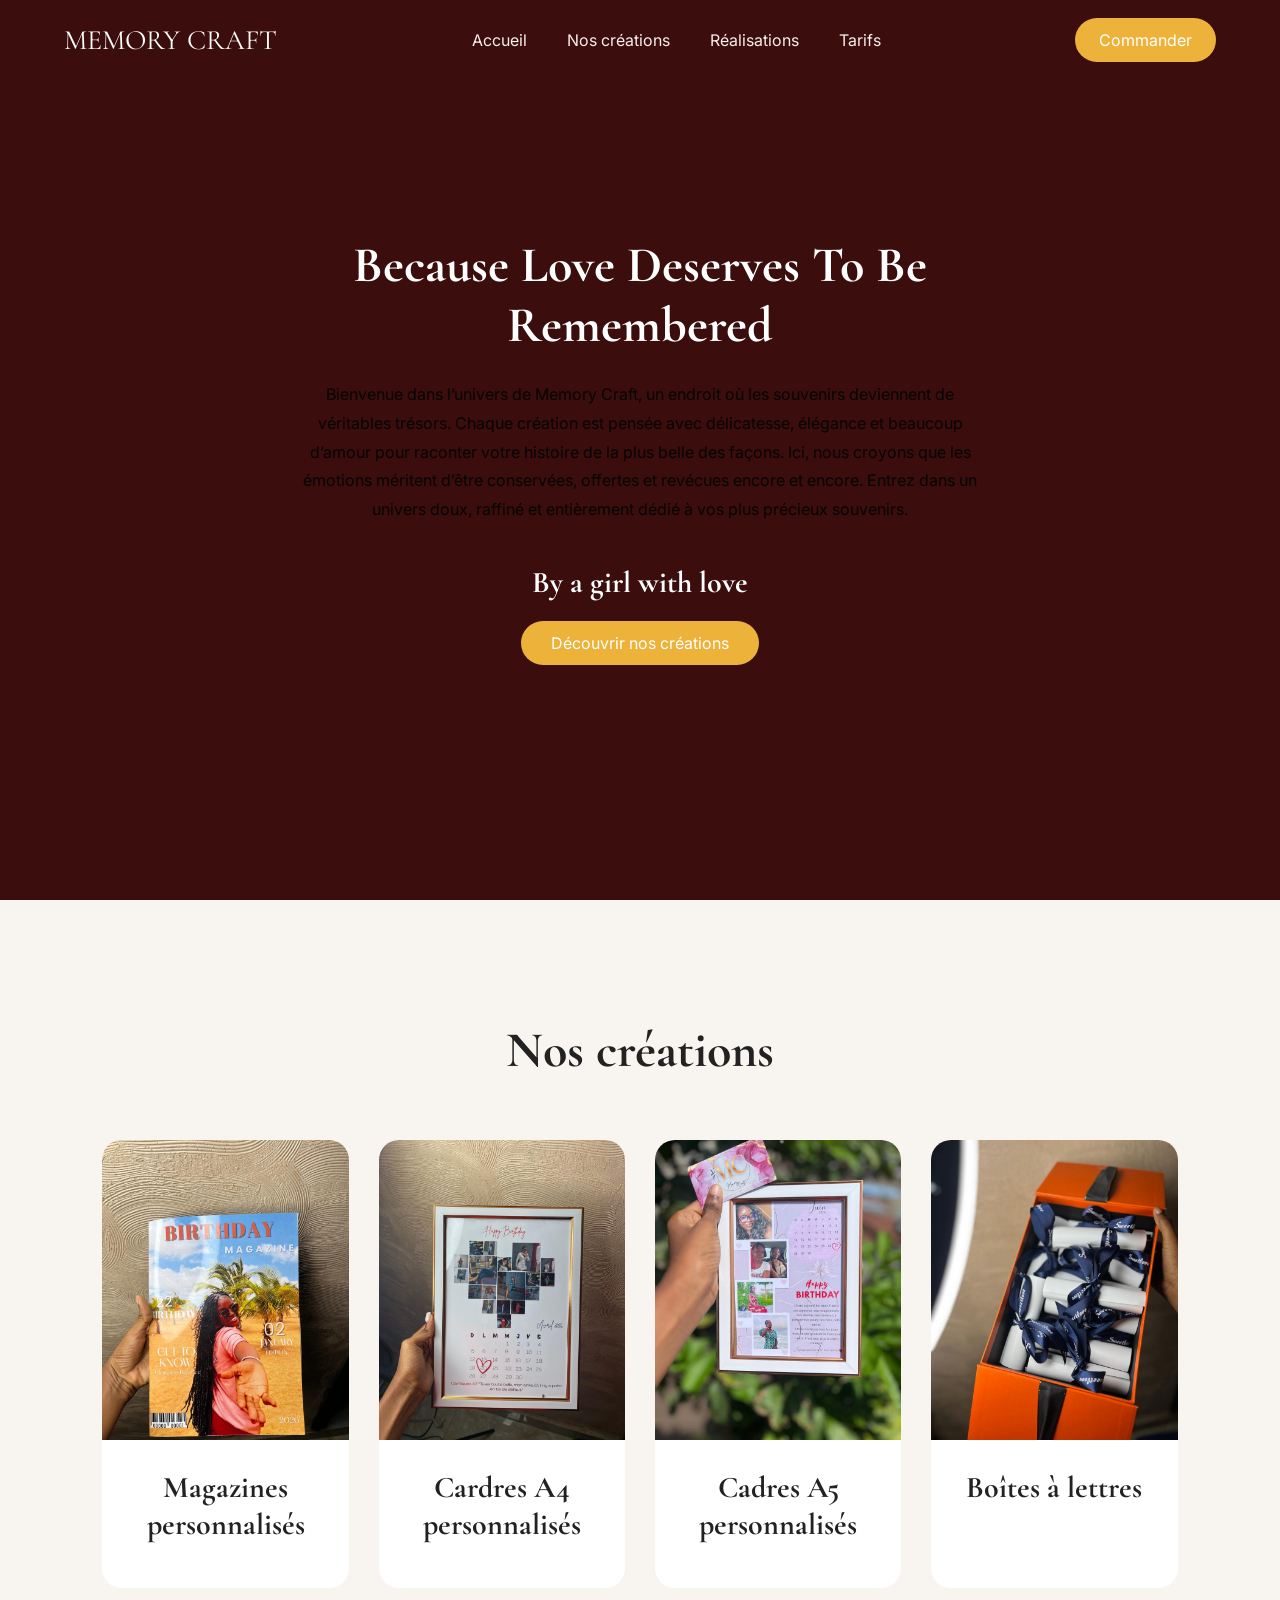
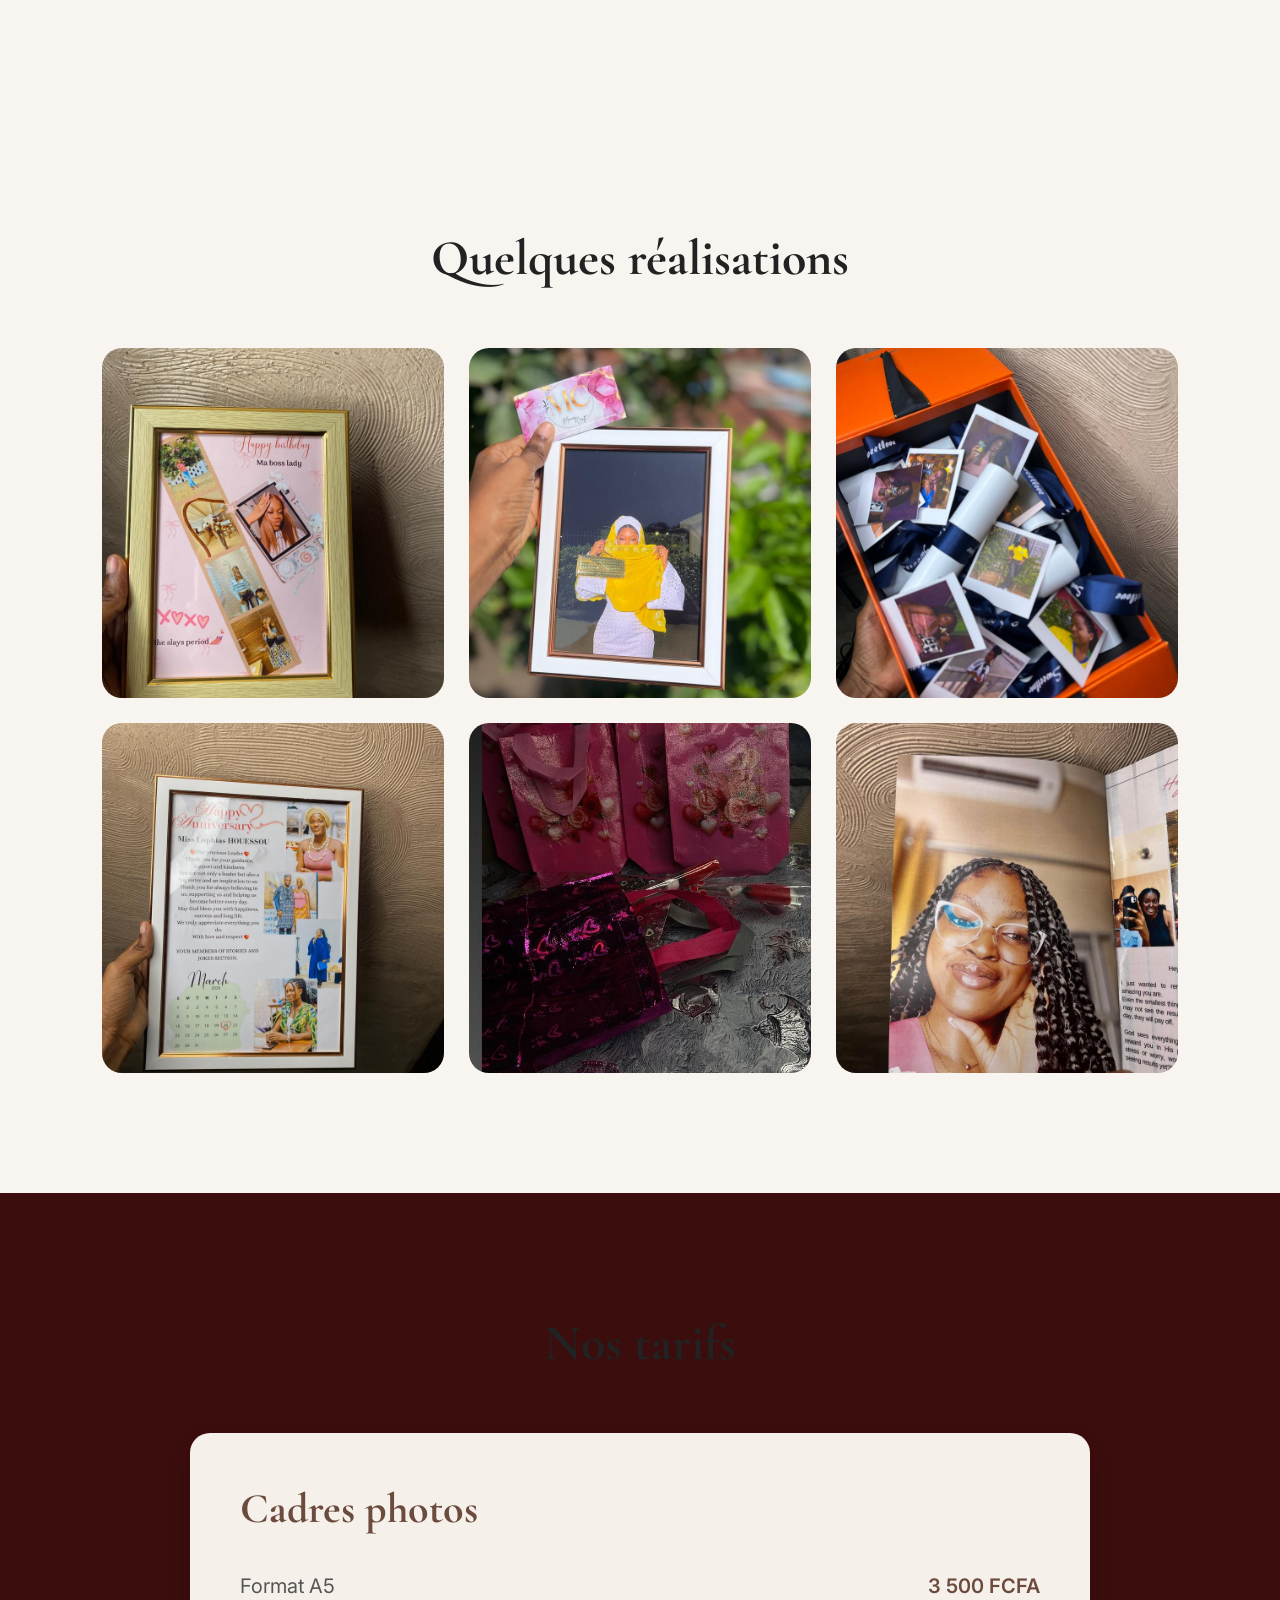
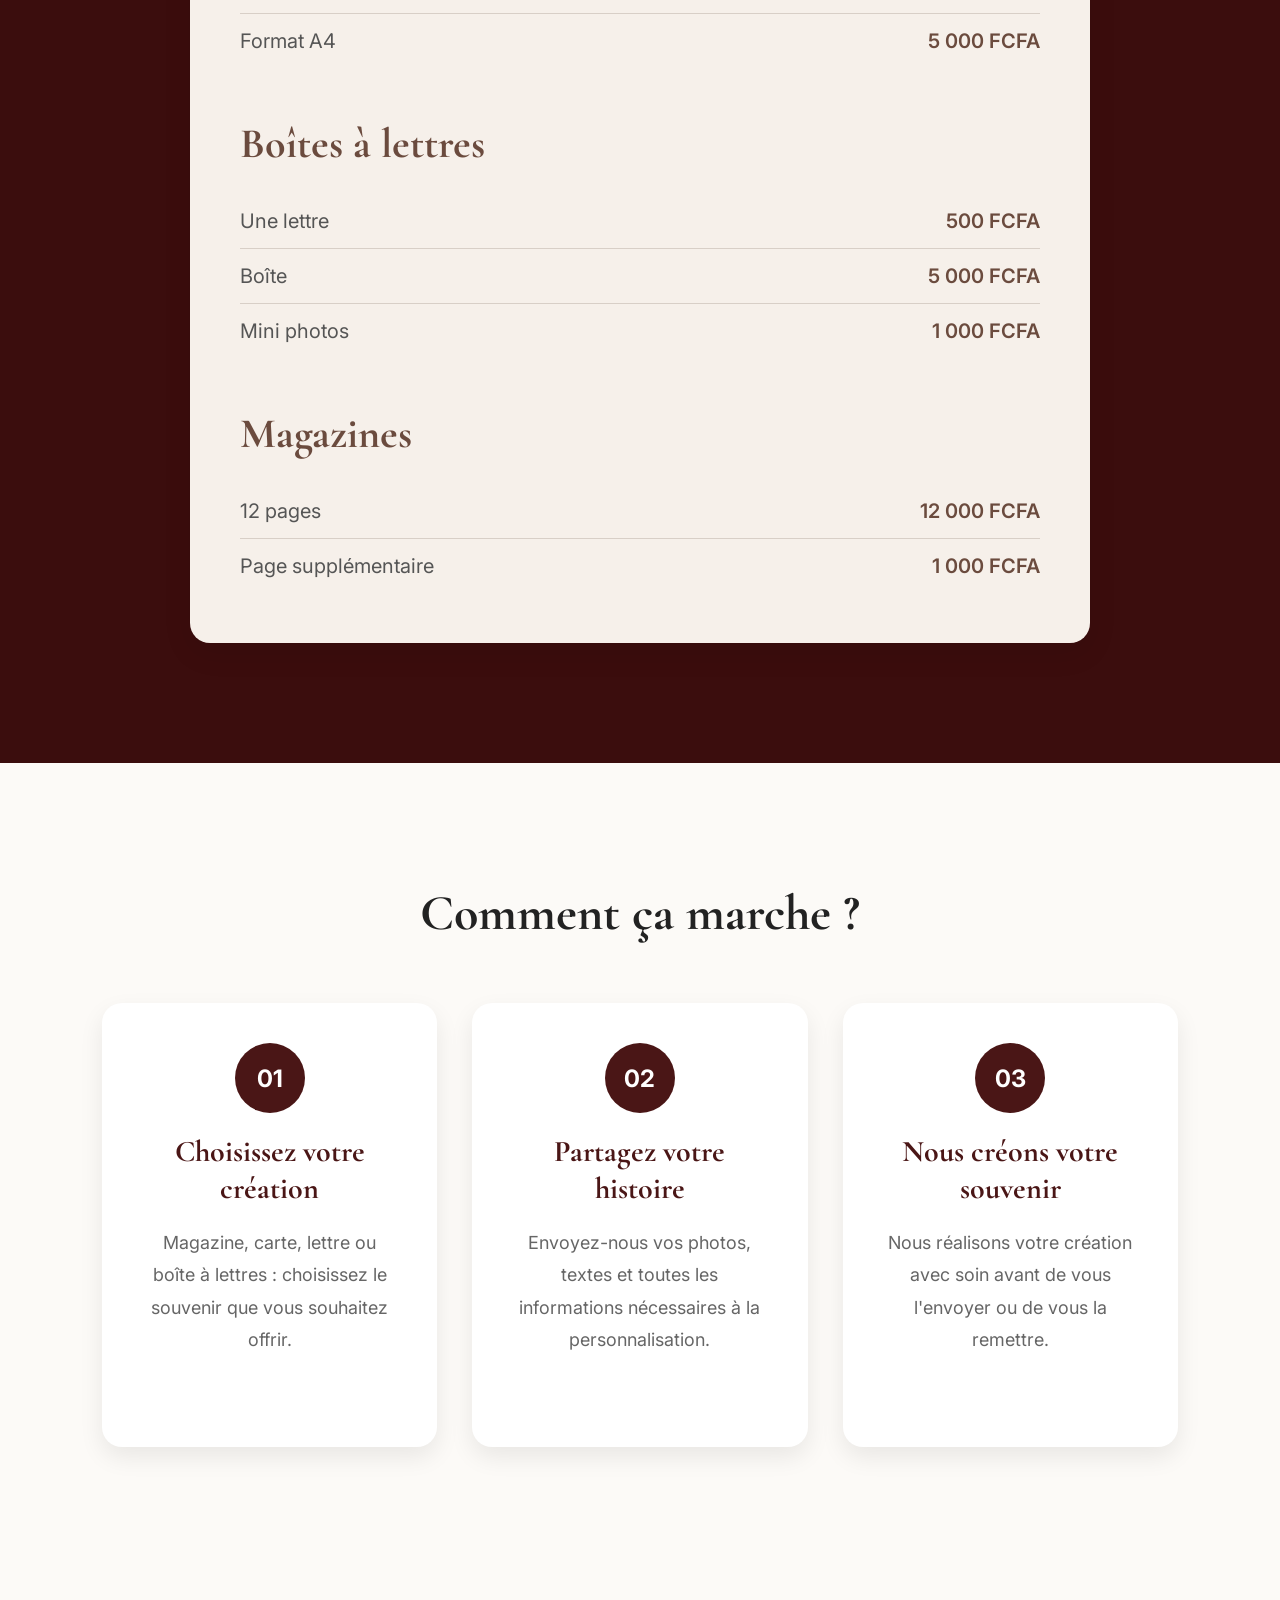
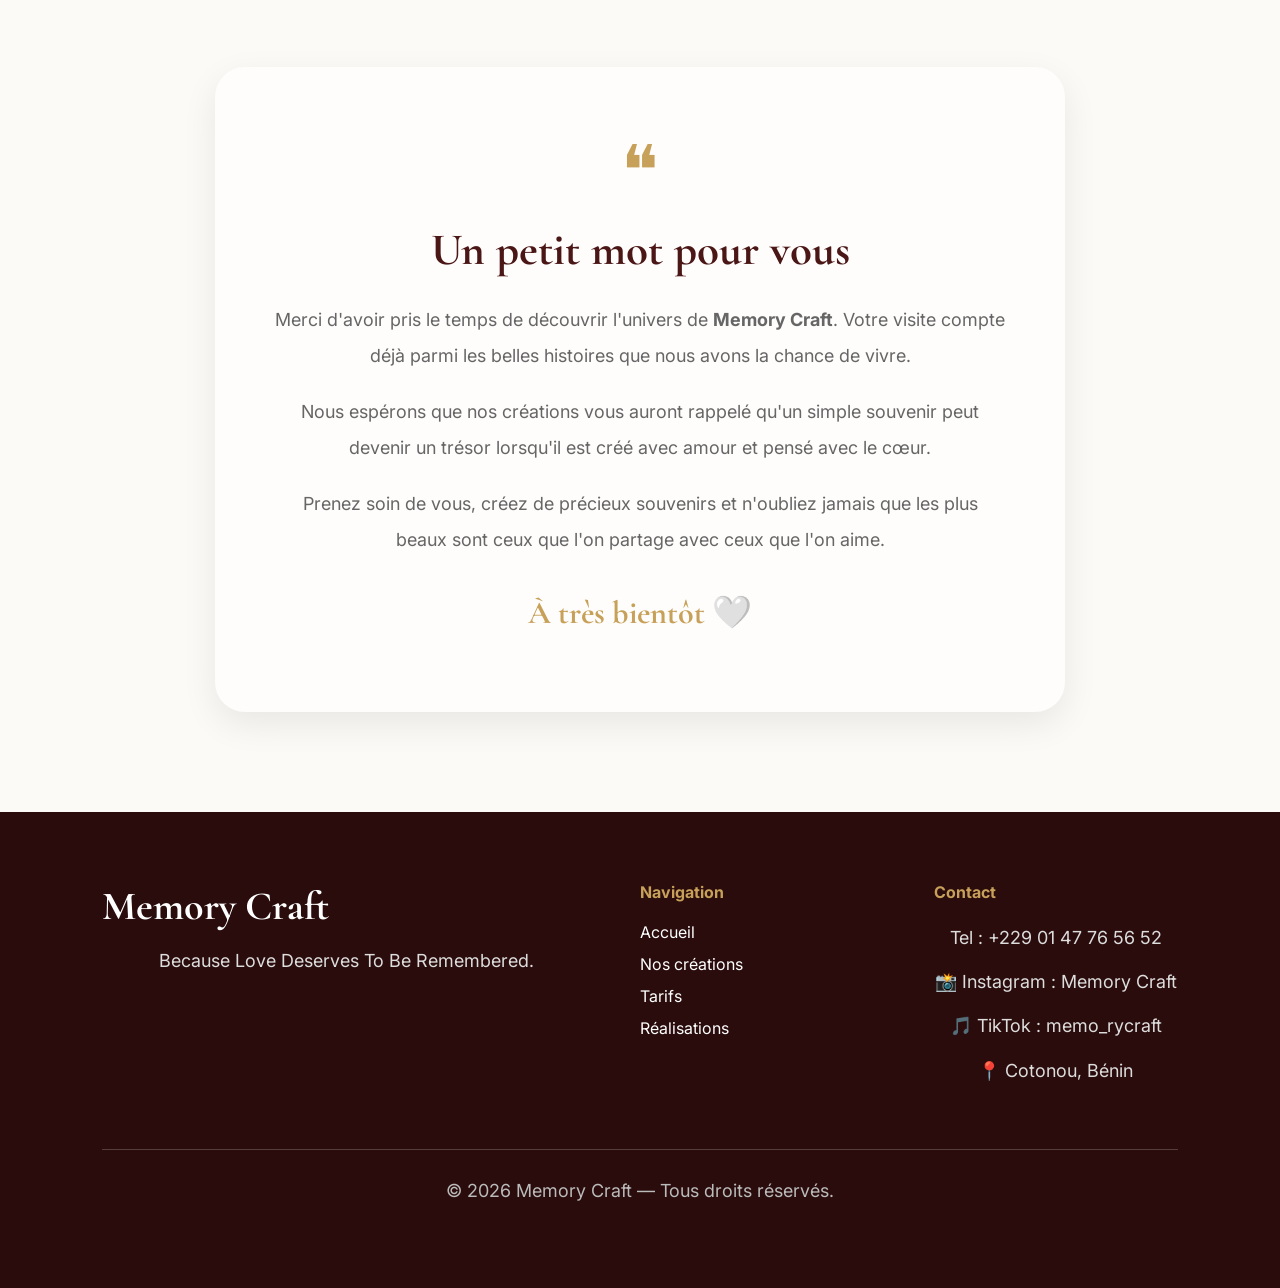
<file: index.html>
<!DOCTYPE html>
<html lang="fr">

<head>

    <meta charset="UTF-8">
    <meta name="viewport" content="width=device-width, initial-scale=1.0">

    <title>Memory Craft</title>

    <!-- Google Fonts -->
    <link rel="preconnect" href="https://fonts.googleapis.com">
    <link rel="preconnect" href="https://fonts.gstatic.com" crossorigin>

    <link href="https://fonts.googleapis.com/css2?family=Cormorant+Garamond:wght@400;500;600;700&family=Inter:wght@300;400;500;600&display=swap" rel="stylesheet">

    <link rel="stylesheet" href="style.css">

</head>

<body>

    <!-- ================= HEADER ================= -->

    <header>

        <nav class="navbar">

            <a href="#" class="logo">MEMORY CRAFT
            </a>

            <ul class="menu">

                <li><a href="#">Accueil</a></li>
                <li><a href="#creations">Nos créations</a></li>
                <li><a href="#realisations">Réalisations</a></li>
                <li><a href="#tarifs">Tarifs</a></li>

            </ul>

            <a href="commander.html" class="btn-nav">
                Commander
            </a>

        </nav>

    </header>

    <!-- ================= HERO ================= -->

    <section id="hero">

        <div class="hero-content">

            <h1>
                Because Love Deserves To Be Remembered
            </h1>

            <p>
                Bienvenue dans l’univers de Memory Craft, un endroit où les souvenirs deviennent de véritables trésors. Chaque création est pensée avec délicatesse, élégance et beaucoup d’amour pour raconter votre histoire de la plus belle des façons. Ici, nous croyons que les émotions méritent d’être conservées, offertes et revécues encore et encore. Entrez dans un univers doux, raffiné et entièrement dédié à vos plus précieux souvenirs.
            </p> 
            <h3>
                By a girl with love


                
            </h3>

            <a href="#creations" class="hero-btn">
                Découvrir nos créations
            </a>

        </div>

    </section>

    <!-- ================= NOS CREATIONS ================= -->

    <section id="creations">

        <h2>Nos créations</h2>

        <div class="cards">

            <article class="card">

                <img src="magazine.jpeg" alt="Magazine">

                <h3>Magazines personnalisés</h3>

            </article>

            <article class="card">

                <img src="cadre.jpeg" alt="Cardre">

                <h3>Cardres A4 personnalisés</h3>

            </article>

            <article class="card">

                <img src="caadre.jpeg" alt="Cadres">

                <h3>Cadres A5 personnalisés</h3>

            </article>

            <article class="card">

                <img src="boite.jpeg" alt="Boîte">

                <h3>Boîtes à lettres</h3>

            </article>

        </div>

    </section>

    <!-- ================= REALISATIONS ================= -->

    <section id="realisations">

        <h2>Quelques réalisations</h2>

        <div class="gallery">
        <img src="co.jpeg" alt="Magazine personnalisé">
        <img src="cf.jpeg" alt="Magazine personnalisé">
        <img src="cj.jpeg" alt="Magazine personnalisé">
        <img src="ca.jpeg" alt="Magazine personnalisé">
        <img src="cs.jpeg" alt="Magazine personnalisé">
        <img src="ci.jpeg" alt="Magazine personnalisé">

       
        </div>

    </section>
<section id="tarifs">

    <h2>Nos tarifs</h2>

    <div class="price-list">

        <div class="category">
            <h3>Cadres photos</h3>

            <div class="price-row">
                <span>Format A5</span>
                <span>3 500 FCFA</span>
            </div>

            <div class="price-row">
                <span>Format A4</span>
                <span>5 000 FCFA</span>
            </div>
        </div>

        <div class="category">
            <h3>Boîtes à lettres</h3>

            <div class="price-row">
                <span>Une lettre</span>
                <span>500 FCFA</span>
            </div>

            <div class="price-row">
                <span>Boîte</span>
                <span>5 000 FCFA</span>
            </div>

            <div class="price-row">
                <span>Mini photos</span>
                <span>1 000 FCFA</span>
            </div>
        </div>

        <div class="category">
            <h3>Magazines</h3>

            <div class="price-row">
                <span>12 pages</span>
                <span>12 000 FCFA</span>
            </div>

            <div class="price-row">
                <span>Page supplémentaire</span>
                <span>1 000 FCFA</span>
            </div>
        </div>

    </div>

</section>
    <!--================ COMMENT ÇA MARCHE ================-->

<section id="process">

    <h2>Comment ça marche ?</h2>

    <div class="steps">

        <div class="step">
            <div class="number">01</div>
            <h3>Choisissez votre création</h3>
            <p>
                Magazine, carte, lettre ou boîte à lettres : choisissez
                le souvenir que vous souhaitez offrir.
            </p>
        </div>

        <div class="step">
            <div class="number">02</div>
            <h3>Partagez votre histoire</h3>
            <p>
                Envoyez-nous vos photos, textes et toutes les informations
                nécessaires à la personnalisation.
            </p>
        </div>

        <div class="step">
            <div class="number">03</div>
            <h3>Nous créons votre souvenir</h3>
            <p>
                Nous réalisons votre création avec soin avant de vous
                l'envoyer ou de vous la remettre.
            </p>
        </div>

    </div>

</section>
<!--================ UN PETIT MOT POUR VOUS ================-->

<section id="message">

    <div class="message-card">

        <span class="quote">❝</span>

        <h2>Un petit mot pour vous</h2>

        <p>
            Merci d'avoir pris le temps de découvrir l'univers de <strong>Memory Craft</strong>.
            Votre visite compte déjà parmi les belles histoires que nous avons la chance de vivre.
        </p>

        <p>
            Nous espérons que nos créations vous auront rappelé qu'un simple souvenir peut devenir un trésor lorsqu'il est créé avec amour et pensé avec le cœur.
        </p>

        <p>
            Prenez soin de vous, créez de précieux souvenirs et n'oubliez jamais que les plus beaux sont ceux que l'on partage avec ceux que l'on aime.
        </p>

        <h3>À très bientôt 🤍</h3>

    </div>

</section>
    <footer>

    <div class="footer-container">

        <div class="footer-logo">

            <h3>Memory Craft</h3>

            <p>
                Because Love Deserves To Be Remembered.
            </p>

        </div>

        <div class="footer-links">

            <h4>Navigation</h4>

            <a href="#">Accueil</a>
            <a href="#creations">Nos créations</a>
            <a href="#tarifs">Tarifs</a>
            <a href="#realisations">Réalisations</a>

        </div>

        <div class="footer-contact">

            <h4>Contact</h4>

            <p>Tel : +229 01 47 76 56 52</p>
            <p>📸 Instagram : Memory Craft</p>
            <p>🎵 TikTok : memo_rycraft</p>

            <p>📍 Cotonou, Bénin</p>

        </div>

    </div>

    <hr>

    <p class="copyright">

        © 2026 Memory Craft — Tous droits réservés.

    </p>

</footer>
</body>

</html>
</file>
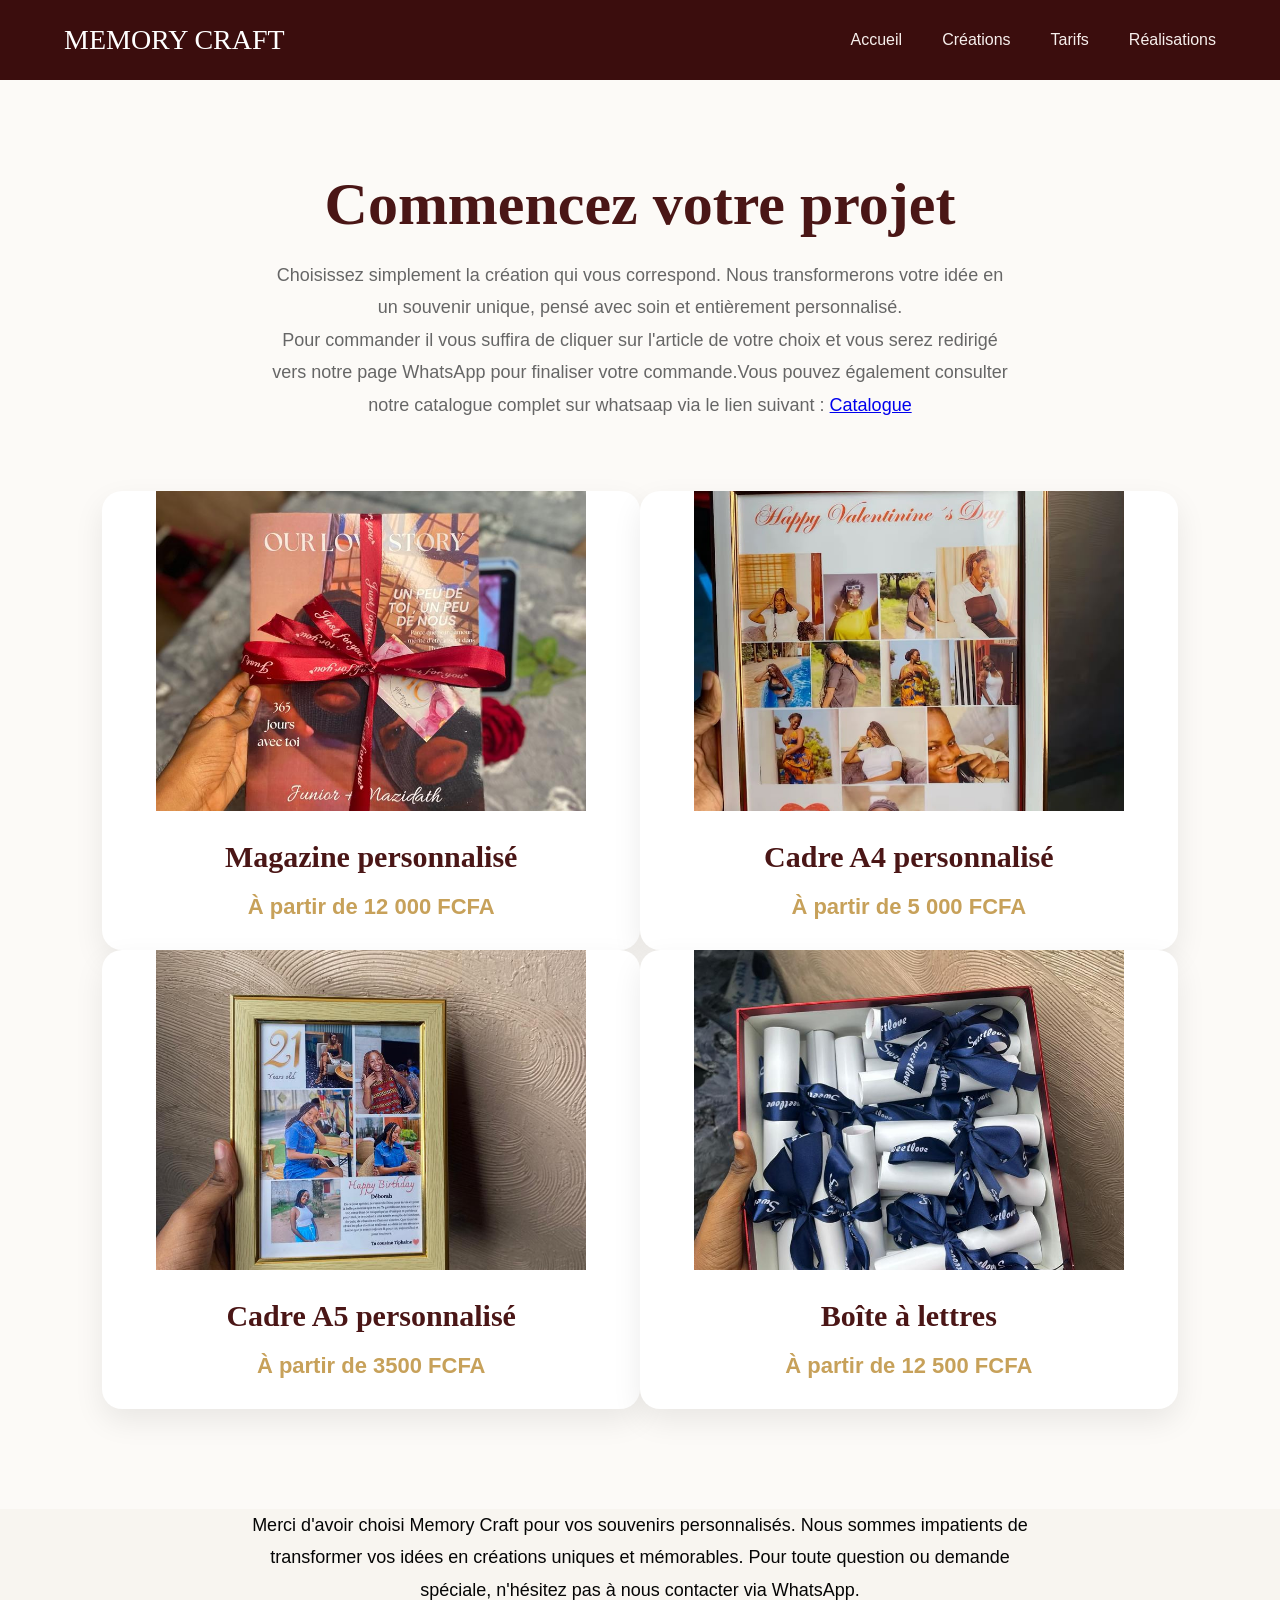
<file: commander.html>
<!DOCTYPE html>
<html lang="fr">

<head>

    <meta charset="UTF-8">
    <meta name="viewport" content="width=device-width, initial-scale=1.0">

    <title>Commander | Memory Craft</title>

    <link rel="stylesheet" href="style.css">

</head>

<body>

<header>

    <nav class="navbar">

        <a href="index.html" class="logo">
            MEMORY CRAFT
        </a>

        <ul class="menu">
            <li><a href="index.html">Accueil</a></li>
            <li><a href="index.html#creations">Créations</a></li>
            <li><a href="index.html#tarifs">Tarifs</a></li>
            <li><a href="index.html#realisations">Réalisations</a></li>
        </ul>

    </nav>

</header>

<section id="commande">

    <h1>Commencez votre projet</h1>

    <p class="commande-intro">
        Choisissez simplement la création qui vous correspond.
        Nous transformerons votre idée en un souvenir unique, pensé avec soin et entièrement personnalisé.<br>
        Pour commander il vous suffira de cliquer sur l'article de votre choix et vous serez redirigé vers notre page WhatsApp pour finaliser votre commande.Vous pouvez également consulter notre catalogue complet sur whatsaap via le lien suivant : <a href="https://wa.me/c/22947765652?">Catalogue</a>
        
    </p>

    <div class="commande-grid">

        <a class="commande-card"
        href="https://wa.me/22947765652?text=Bonjour%20Memory%20Craft%20,%20je%20souhaite%20commander%20un%20magazine%20personnalisé.">

            <img src="mag.jpeg" alt="Magazine personnalisé">

            <h3>Magazine personnalisé</h3>

            <span>À partir de 12 000 FCFA</span>

        </a>

        <a class="commande-card"
        href="https://wa.me/22947765652?text=Bonjour%20Memory%20Craft%20,%20je%20souhaite%20commander%20un%20cadreA4%20personnalisé.">

            <img src="big.jpeg" alt="Cadre A4 personnalisé">

            <h3>Cadre A4 personnalisé</h3>

            <span>À partir de 5 000 FCFA</span>

        </a>

        <a class="commande-card"
        href="https://wa.me/22947765652?text=Bonjour%20Memory%20Craft%20,%20je%20souhaite%20commander%20une%20lettre%20personnalisée.">

            <img src="cl.jpeg" alt="Cadre A5 personnalisé">

            <h3>Cadre A5 personnalisé</h3>

            <span>À partir de  3500 FCFA</span>

        </a>

        <a class="commande-card"
        href="https://wa.me/22947765652?text=Bonjour%20Memory%20Craft%20👋,%20je%20souhaite%20commander%20une%20boîte%20à%20lettres%20personnalisée.">

            <img src="cg.jpeg" alt="Boîte à lettres">

            <h3>Boîte à lettres</h3>

            <span>À partir de 12 500 FCFA</span>

        </a>

    </div>

</section>
<p>
    Merci d'avoir choisi Memory Craft pour vos souvenirs personnalisés. Nous sommes impatients de transformer vos idées en créations uniques et mémorables. Pour toute question ou demande spéciale, n'hésitez pas à nous contacter via WhatsApp.
</p>
</body>

</html>
</file>
<file: style.css>
/* RESET */

*{
    margin:0;
    padding:0;
    box-sizing:border-box;
}

html{
    scroll-behavior:smooth;
}

body{
    font-family:'Inter',sans-serif;
    background:#F8F5F0;
    color:#222;
}

/* HEADER */

header{
    position:fixed;
    width:100%;
    top:0;
    left:0;
    background:#3B0D0D;
    z-index:1000;
}

.navbar{
    width:90%;
    max-width:1300px;
    margin:auto;
    height:80px;

    display:flex;
    justify-content:space-between;
    align-items:center;
}

.logo{
    color:white;
    text-decoration:none;
    font-size:28px;
    font-family:'Cormorant Garamond',serif;
}

.menu{
    display:flex;
    list-style:none;
    gap:40px;
}

.menu a{
    color:rgb(247, 239, 236);
    text-decoration:none;
}

.btn-nav{

    text-decoration:none;
    color:rgb(255, 255, 255);
    background:#edb23a;
    padding:12px 24px;
    border-radius:30px;

}

/* HERO */

#hero{

    height:100vh;

    background:#3B0D0D;

    display:flex;
    justify-content:center;
    align-items:center;

    text-align:center;

    color:white;

}
h3{
    font-family:'Cormorant Garamond',serif;
    font-size:30px;
    margin-bottom:20px;
}


.hero-content{

    width:700px;

}

.hero-content h1{

    font-size:50px;
    font-family:'Cormorant Garamond',serif;
    margin-bottom:25px;

}

.hero-content p{

    font-size:16px;
    margin-bottom:40px;
    line-height:1.8;

}

.hero-btn{

    display:inline-block;
    padding:12px 30px;

    background:#edb23a;
    color:white;

    text-decoration:none;

    border-radius:40px;

}

/* TITRES */

section{

    padding:120px 8%;

}

section h2{

    text-align:center;
    font-size:50px;
    margin-bottom:60px;

    font-family:'Cormorant Garamond',serif;

}

/* CARTES */

.cards{

    display:grid;
    grid-template-columns:repeat(4,1fr);
    gap:30px;

}

.card{

    background:white;
    border-radius:20px;
    overflow:hidden;

    transition:.4s;

}

.card:hover{

    transform:translateY(-10px);

}

.card img{

    width:100%;
    height:300px;
    object-fit:cover;

}

.card h3{

    text-align:center;
    padding:25px;
    font-family:'Cormorant Garamond',serif;

}

/* GALERIE */

/*==========================
      RÉALISATIONS
==========================*/
.gallery{

    display:grid;

    grid-template-columns:repeat(3,1fr);

    gap:25px;

}

.gallery img{

    width:100%;

    height:350px;

    object-fit:cover;

    border-radius:20px;

    transition:.4s;

    cursor:pointer;

}

.gallery img:hover{

    transform:scale(1.03);

}
/*==========================
        TARIFS
==========================*/

#tarifs{
    background:#3B0D0D;
}

.price-list{
    max-width:900px;
    margin:auto;
    background:#F6F0EA;
    padding:50px;
    border-radius:20px;
    box-shadow:0 10px 30px rgba(0,0,0,.08);
}

.category{
    margin-bottom:50px;
}

.category:last-child{
    margin-bottom:0;
}

.category h3{
    font-family:'Cormorant Garamond', serif;
    font-size:42px;
    color:#6B4B3E;
    margin-bottom:25px;
}

.price-row{
    display:flex;
    justify-content:space-between;
    align-items:center;
    padding:15px 0;
    border-bottom:1px solid #D8CFC7;
    font-size:20px;
}

.price-row:last-child{
    border-bottom:none;
}

.price-row span:first-child{
    color:#555;
}

.price-row span:last-child{
    font-weight:600;
    color:#6B4B3E;
}
/*==========================
      COMMENT ÇA MARCHE
==========================*/

#process{

    background:#FCFAF7;

}

.steps{

    display:grid;

    grid-template-columns:repeat(3,1fr);

    gap:35px;

}

.step{

    background:white;

    padding:40px;

    border-radius:20px;

    text-align:center;

    box-shadow:0 10px 25px rgba(0,0,0,.08);

    transition:.3s;

}

.step:hover{

    transform:translateY(-8px);

}

.number{

    width:70px;

    height:70px;

    margin:auto;

    margin-bottom:20px;

    border-radius:50%;

    background:#4A1616;

    color:white;

    display:flex;

    justify-content:center;

    align-items:center;

    font-size:24px;

    font-weight:bold;

}

.step h3{

    font-family:'Cormorant Garamond',serif;

    color:#4A1616;

    font-size:30px;

    margin-bottom:20px;

}

.step p{

    color:#666;

    line-height:1.8;
    }

/*==========================
          FOOTER
==========================*/

footer{

    background:#2B0C0C;

    color:white;

    padding:70px 8% 30px;

}

.footer-container{

    display:grid;

    grid-template-columns:2fr 1fr 1fr;

    gap:50px;

}

.footer-logo h3{

    font-family:'Cormorant Garamond',serif;

    font-size:40px;

    margin-bottom:15px;

}

.footer-logo p{

    color:#ddd;

    line-height:1.8;

}

.footer-links h4,
.footer-contact h4{

    margin-bottom:20px;

    color:#C7A15A;

}

.footer-links{

    display:flex;

    flex-direction:column;

}

.footer-links a{

    text-decoration:none;

    color:white;

    margin-bottom:12px;

    transition:.3s;

}

.footer-links a:hover{

    color:#C7A15A;

}

.footer-contact p{

    margin-bottom:12px;

    color:#ddd;

}

footer hr{

    margin:50px 0 25px;

    border:none;

    border-top:1px solid rgba(255,255,255,.2);

}

.copyright{

    text-align:center;

    color:#bbb;

}
/*==========================
          FOOTER
==========================*/

footer{

    background:#2B0C0C;

    color:white;

    padding:70px 8% 30px;

}

.footer-container{

    display:grid;

    grid-template-columns:2fr 1fr 1fr;

    gap:50px;

}

.footer-logo h3{

    font-family:'Cormorant Garamond',serif;

    font-size:40px;

    margin-bottom:15px;

}

.footer-logo p{

    color:#ddd;

    line-height:1.8;

}

.footer-links h4,
.footer-contact h4{

    margin-bottom:20px;

    color:#C7A15A;

}

.footer-links{

    display:flex;

    flex-direction:column;

}

.footer-links a{

    text-decoration:none;

    color:white;

    margin-bottom:12px;

    transition:.3s;

}

.footer-links a:hover{

    color:#C7A15A;

}

.footer-contact p{

    margin-bottom:12px;

    color:#ddd;

}

footer hr{

    margin:50px 0 25px;

    border:none;

    border-top:1px solid rgba(255,255,255,.2);

}

.copyright{

    text-align:center;

    color:#bbb;

}
/*==========================
        PAGE COMMANDER
==========================*/

#commande{

    padding:170px 8% 100px;

    text-align:center;

    background:#FCFAF7;

}

#commande h1{

    font-family:'Cormorant Garamond',serif;

    font-size:60px;

    color:#4A1616;

    margin-bottom:20px;

}

.commande-intro{

    max-width:750px;

    margin:0 auto 70px;

    font-size:18px;

    color:#666;

    line-height:1.8;

}

.commande-grid{

    display:grid;

    grid-template-columns:repeat(2,1fr);

    gap:100 px;

}

.commande-card{

    text-decoration:none;

    background:white;

    border-radius:20px;

    overflow:hidden;

    box-shadow:0 12px 30px rgba(0,0,0,.08);

    transition:.35s;

    color:#333;

}

.commande-card:hover{

    transform:translateY(-10px);

}

.commande-card img{

    width:80%;

    height:320px;

    object-fit:cover;

    transition:.4s;

}

.commande-card:hover img{

    transform:scale(1);

}

.commande-card h3{

    margin-top:25px;

    font-family:'Cormorant Garamond',serif;

    color:#4A1616;

    font-size:30px;

}

.commande-card span{

    display:block;

    margin:20px 0 30px;

    color:#C7A15A;

    font-size:22px;

    font-weight:bold;

}
p{
    max-width:800px;
    margin:0 auto 50px;
    font-size:18px;
    color:#050505;
    line-height:1.8;
    text-align:center;
}
/*==========================
      UN PETIT MOT
==========================*/

#message{
    background:#FCFAF7;
    padding:100px 8%;
}

.message-card{

    max-width:850px;
    margin:auto;
    background:#FFFDFB;
    padding:60px;
    border-radius:30px;
    text-align:center;
    box-shadow:0 12px 35px rgba(0,0,0,.08);

}

.quote{

    font-size:70px;
    color:#C7A15A;
    display:block;
    margin-bottom:10px;

}

.message-card h2{

    font-family:'Cormorant Garamond',serif;
    font-size:45px;
    color:#4A1616;
    margin-bottom:25px;

}

.message-card p{

    color:#666;
    font-size:18px;
    line-height:2;
    margin-bottom:20px;

}

.message-card h3{

    margin-top:35px;
    font-family:'Cormorant Garamond',serif;
    font-size:32px;
    color:#C7A15A;

}
</file>
